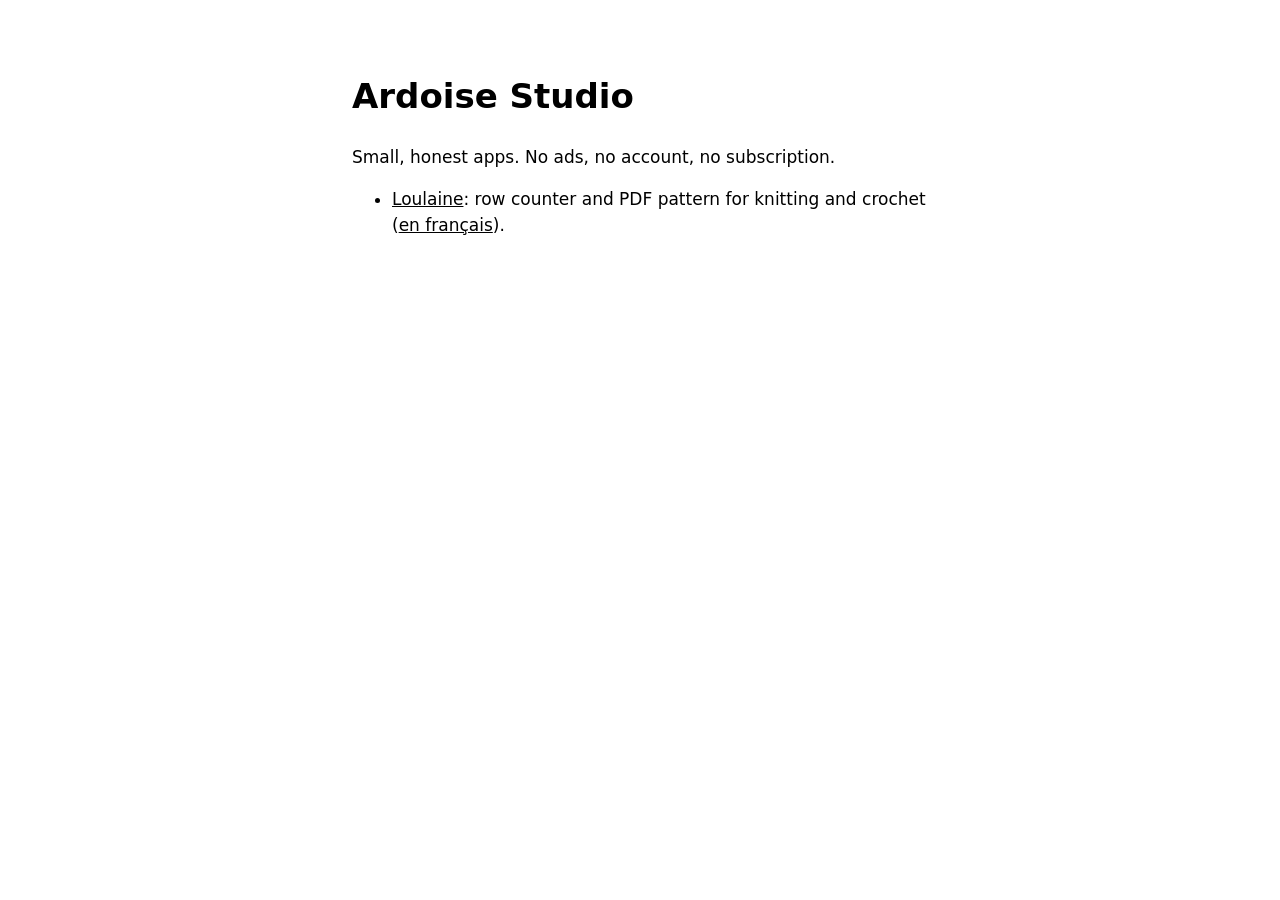
<file: index.html>
<!doctype html>
<html lang="en">
<head>
<meta charset="utf-8">
<meta name="viewport" content="width=device-width, initial-scale=1">
<title>Ardoise Studio</title>
<meta name="description" content="Small, honest apps by Ardoise Studio.">
<style>
  :root { color-scheme: light dark; }
  body { font: 17px/1.5 -apple-system, system-ui, sans-serif; max-width: 36rem; margin: 0 auto; padding: 3rem 1rem; }
  a { color: inherit; }
</style>
</head>
<body>
<h1>Ardoise Studio</h1>
<p>Small, honest apps. No ads, no account, no subscription.</p>
<ul>
  <li><a href="loulaine/">Loulaine</a>: row counter and PDF pattern for knitting and crochet (<a href="loulaine/fr/">en français</a>).</li>
</ul>
</body>
</html>
</file>
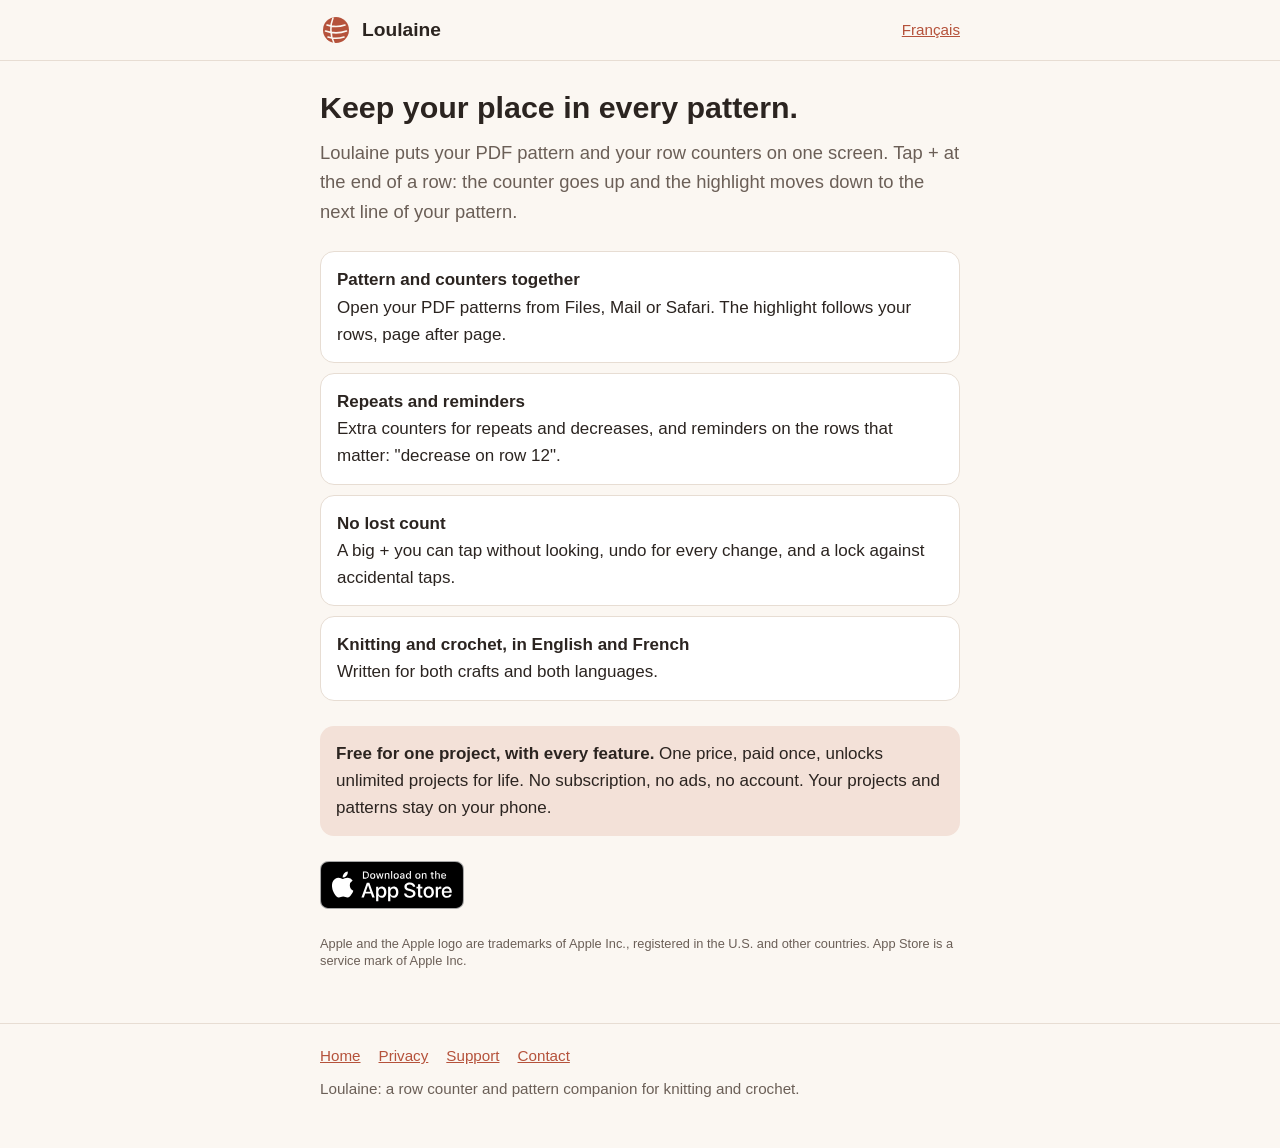
<file: loulaine/index.html>
<!doctype html>
<html lang="en">
<head>
<meta charset="utf-8">
<meta name="viewport" content="width=device-width, initial-scale=1">
<title>Loulaine: row counter &amp; PDF pattern for knitting and crochet</title>
<meta name="description" content="Your PDF pattern and your row counters on one screen. Paid once, no subscription, no ads, no account.">
<link rel="canonical" href="https://ardoise-studio.github.io/loulaine/">
<link rel="alternate" hreflang="en" href="https://ardoise-studio.github.io/loulaine/">
<link rel="alternate" hreflang="fr" href="https://ardoise-studio.github.io/loulaine/fr/">
<link rel="alternate" hreflang="x-default" href="https://ardoise-studio.github.io/loulaine/">
<link rel="stylesheet" href="style.css">
</head>
<body>
<header class="site"><div class="wrap">
<a class="brand" href=""><svg viewBox="0 0 32 32" aria-hidden="true"><circle cx="16" cy="16" r="13" fill="var(--accent)"/><path d="M7 11c6 2 12 2 18 0M5.5 17c7 2.5 14 2.5 21 0M8 23c5 1.6 11 1.6 16 0M13 4c-3 7-3 17 1 25" fill="none" stroke="var(--bg)" stroke-width="1.6" stroke-linecap="round"/></svg><span>Loulaine</span></a>
<a class="lang" href="fr/" hreflang="fr" lang="fr">Français</a>
</div></header>
<main><div class="wrap">
<h1>Keep your place in every pattern.</h1>
<p class="lead">Loulaine puts your PDF pattern and your row counters on one screen. Tap + at the end of a row: the
counter goes up and the highlight moves down to the next line of your pattern.</p>
<ul class="features">
<li><strong>Pattern and counters together</strong>Open your PDF patterns from Files, Mail or Safari. The highlight follows your rows, page after page.</li>
<li><strong>Repeats and reminders</strong>Extra counters for repeats and decreases, and reminders on the rows that matter: "decrease on row 12".</li>
<li><strong>No lost count</strong>A big + you can tap without looking, undo for every change, and a lock against accidental taps.</li>
<li><strong>Knitting and crochet, in English and French</strong>Written for both crafts and both languages.</li>
</ul>
<p class="price"><strong>Free for one project, with every feature.</strong> One price, paid once, unlocks unlimited
projects for life. No subscription, no ads, no account. Your projects and patterns stay on your phone.</p>
<div class="badges"><a class="store" href="https://apps.apple.com/app/id6832456726"><img src="img/app-store-en.svg" width="144" height="48" alt="Download on the App Store"></a></div>
<p class="legal">Apple and the Apple logo are trademarks of Apple Inc., registered in the U.S. and other countries. App Store is a service mark of Apple Inc.</p>

</div></main>
<footer class="site"><div class="wrap">
<nav><a href="">Home</a><a href="privacy/">Privacy</a><a href="support/">Support</a><a href="mailto:hello.ardoisestudio+loulaine@gmail.com">Contact</a></nav>
<p>Loulaine: a row counter and pattern companion for knitting and crochet.</p>
</div></footer>
</body>
</html>
</file>
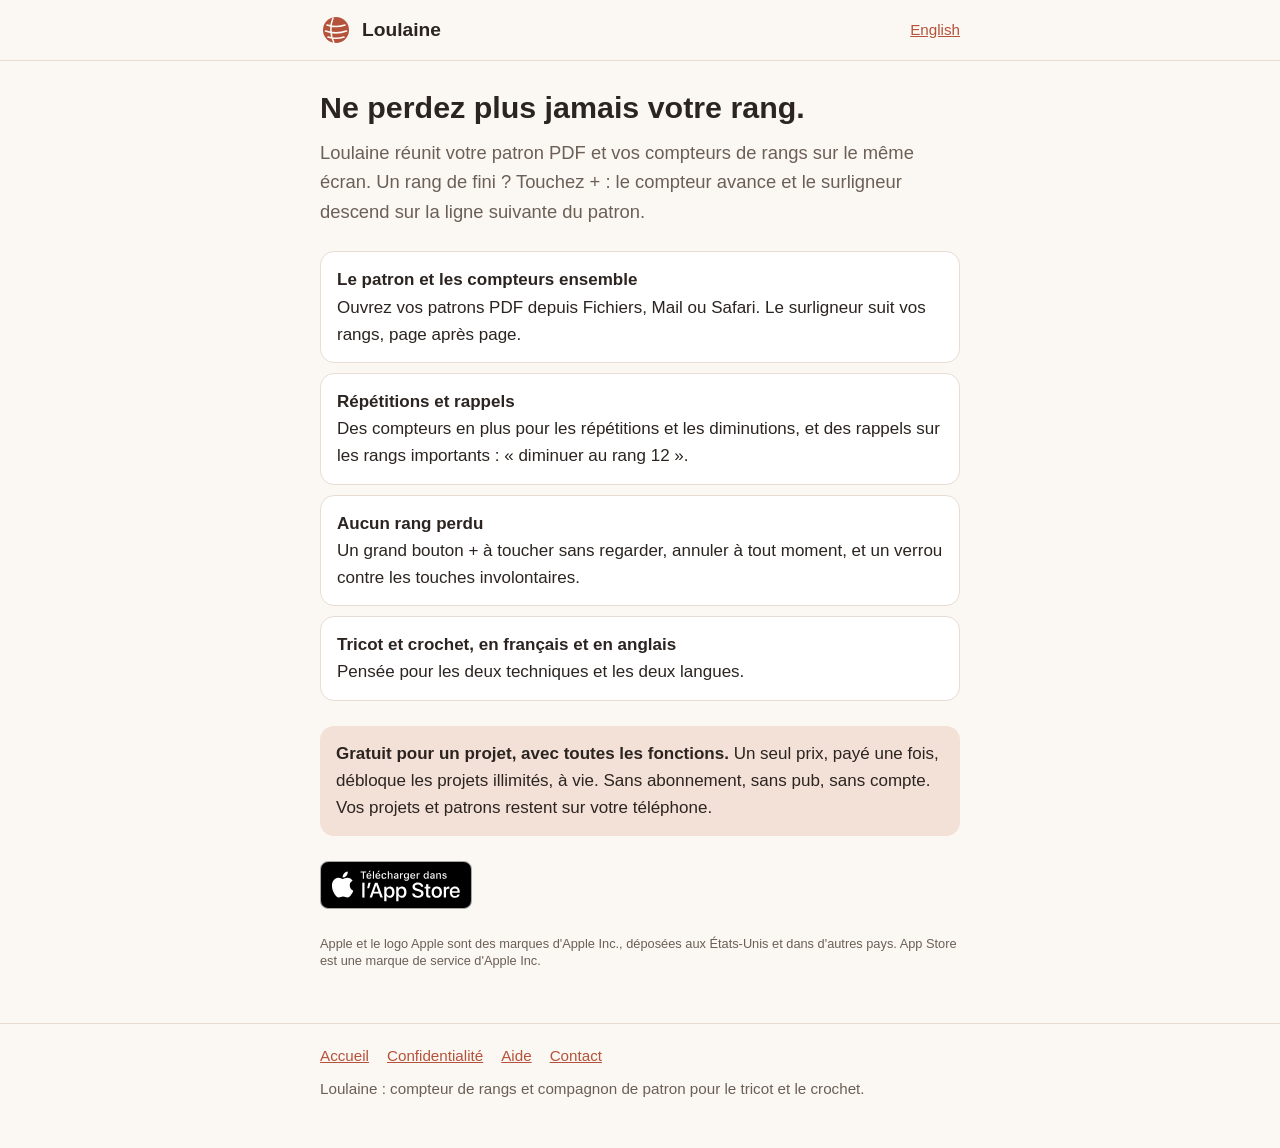
<file: loulaine/fr/index.html>
<!doctype html>
<html lang="fr">
<head>
<meta charset="utf-8">
<meta name="viewport" content="width=device-width, initial-scale=1">
<title>Loulaine : compteur de rangs et patron PDF pour le tricot et le crochet</title>
<meta name="description" content="Votre patron PDF et vos compteurs de rangs sur le même écran. Payé une fois, sans abonnement, sans pub, sans compte.">
<link rel="canonical" href="https://ardoise-studio.github.io/loulaine/fr/">
<link rel="alternate" hreflang="en" href="https://ardoise-studio.github.io/loulaine/">
<link rel="alternate" hreflang="fr" href="https://ardoise-studio.github.io/loulaine/fr/">
<link rel="alternate" hreflang="x-default" href="https://ardoise-studio.github.io/loulaine/">
<link rel="stylesheet" href="../style.css">
</head>
<body>
<header class="site"><div class="wrap">
<a class="brand" href="../fr/"><svg viewBox="0 0 32 32" aria-hidden="true"><circle cx="16" cy="16" r="13" fill="var(--accent)"/><path d="M7 11c6 2 12 2 18 0M5.5 17c7 2.5 14 2.5 21 0M8 23c5 1.6 11 1.6 16 0M13 4c-3 7-3 17 1 25" fill="none" stroke="var(--bg)" stroke-width="1.6" stroke-linecap="round"/></svg><span>Loulaine</span></a>
<a class="lang" href="../" hreflang="en" lang="en">English</a>
</div></header>
<main><div class="wrap">
<h1>Ne perdez plus jamais votre rang.</h1>
<p class="lead">Loulaine réunit votre patron PDF et vos compteurs de rangs sur le même écran. Un rang de fini ? Touchez + :
le compteur avance et le surligneur descend sur la ligne suivante du patron.</p>
<ul class="features">
<li><strong>Le patron et les compteurs ensemble</strong>Ouvrez vos patrons PDF depuis Fichiers, Mail ou Safari. Le surligneur suit vos rangs, page après page.</li>
<li><strong>Répétitions et rappels</strong>Des compteurs en plus pour les répétitions et les diminutions, et des rappels sur les rangs importants : « diminuer au rang 12 ».</li>
<li><strong>Aucun rang perdu</strong>Un grand bouton + à toucher sans regarder, annuler à tout moment, et un verrou contre les touches involontaires.</li>
<li><strong>Tricot et crochet, en français et en anglais</strong>Pensée pour les deux techniques et les deux langues.</li>
</ul>
<p class="price"><strong>Gratuit pour un projet, avec toutes les fonctions.</strong> Un seul prix, payé une fois, débloque
les projets illimités, à vie. Sans abonnement, sans pub, sans compte. Vos projets et patrons restent sur votre téléphone.</p>
<div class="badges"><a class="store" href="https://apps.apple.com/app/id6832456726"><img src="../img/app-store-fr.svg" width="152" height="48" alt="Télécharger dans l'App Store"></a></div>
<p class="legal">Apple et le logo Apple sont des marques d'Apple Inc., déposées aux États-Unis et dans d'autres pays. App Store est une marque de service d'Apple Inc.</p>

</div></main>
<footer class="site"><div class="wrap">
<nav><a href="../fr/">Accueil</a><a href="../fr/privacy/">Confidentialité</a><a href="../fr/support/">Aide</a><a href="mailto:hello.ardoisestudio+loulaine@gmail.com">Contact</a></nav>
<p>Loulaine : compteur de rangs et compagnon de patron pour le tricot et le crochet.</p>
</div></footer>
</body>
</html>
</file>
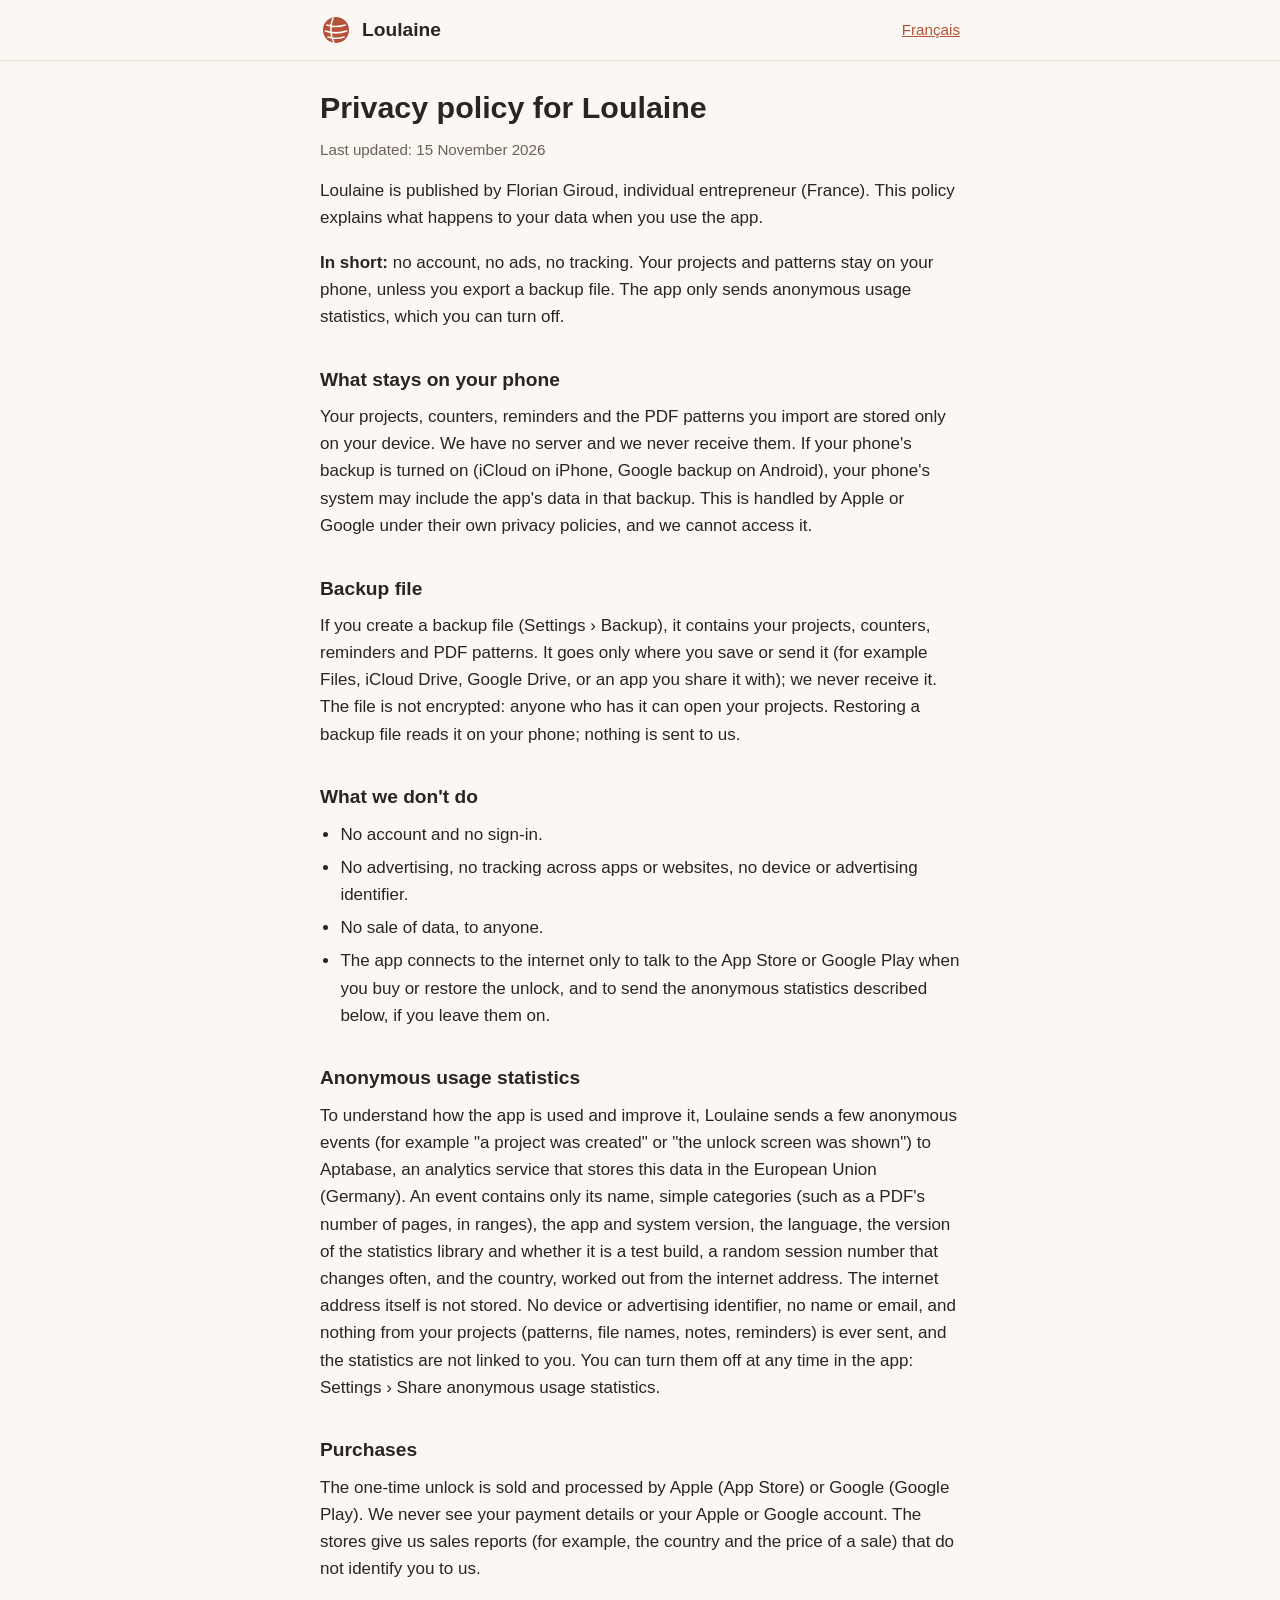
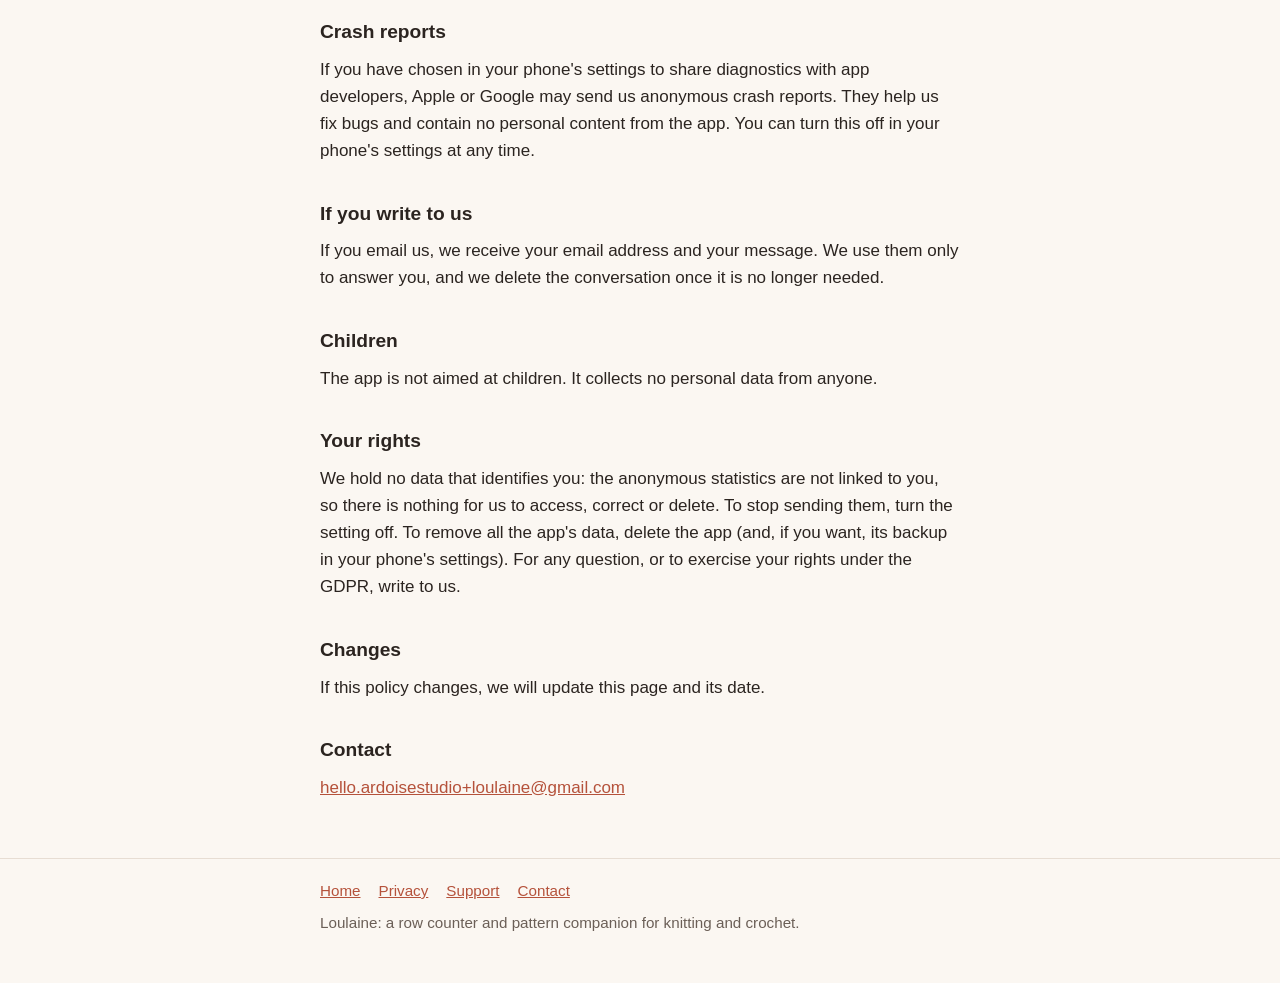
<file: loulaine/privacy/index.html>
<!doctype html>
<html lang="en">
<head>
<meta charset="utf-8">
<meta name="viewport" content="width=device-width, initial-scale=1">
<title>Loulaine privacy policy</title>
<meta name="description" content="No account, no ads, no tracking: what happens to your data in Loulaine.">
<link rel="canonical" href="https://ardoise-studio.github.io/loulaine/privacy/">
<link rel="alternate" hreflang="en" href="https://ardoise-studio.github.io/loulaine/privacy/">
<link rel="alternate" hreflang="fr" href="https://ardoise-studio.github.io/loulaine/fr/privacy/">
<link rel="alternate" hreflang="x-default" href="https://ardoise-studio.github.io/loulaine/privacy/">
<link rel="stylesheet" href="../style.css">
</head>
<body>
<header class="site"><div class="wrap">
<a class="brand" href="../"><svg viewBox="0 0 32 32" aria-hidden="true"><circle cx="16" cy="16" r="13" fill="var(--accent)"/><path d="M7 11c6 2 12 2 18 0M5.5 17c7 2.5 14 2.5 21 0M8 23c5 1.6 11 1.6 16 0M13 4c-3 7-3 17 1 25" fill="none" stroke="var(--bg)" stroke-width="1.6" stroke-linecap="round"/></svg><span>Loulaine</span></a>
<a class="lang" href="../fr/privacy/" hreflang="fr" lang="fr">Français</a>
</div></header>
<main><div class="wrap">
<h1>Privacy policy for Loulaine</h1>
<p class="meta">Last updated: 15 November 2026</p>
<p>Loulaine is published by Florian Giroud, individual entrepreneur (France). This policy explains what happens to your data when you use the app.</p>
<p><strong>In short:</strong> no account, no ads, no tracking. Your projects and patterns stay on your phone, unless you export a backup file. The app only sends anonymous usage statistics, which you can turn off.</p>
<h2>What stays on your phone</h2>
<p>Your projects, counters, reminders and the PDF patterns you import are stored only on your device. We have no server and we never receive them. If your phone's backup is turned on (iCloud on iPhone, Google backup on Android), your phone's system may include the app's data in that backup. This is handled by Apple or Google under their own privacy policies, and we cannot access it.</p>
<h2>Backup file</h2>
<p>If you create a backup file (Settings › Backup), it contains your projects, counters, reminders and PDF patterns. It goes only where you save or send it (for example Files, iCloud Drive, Google Drive, or an app you share it with); we never receive it. The file is not encrypted: anyone who has it can open your projects. Restoring a backup file reads it on your phone; nothing is sent to us.</p>
<h2>What we don't do</h2>
<ul><li>No account and no sign-in.</li><li>No advertising, no tracking across apps or websites, no device or advertising identifier.</li><li>No sale of data, to anyone.</li><li>The app connects to the internet only to talk to the App Store or Google Play when you buy or restore the unlock, and to send the anonymous statistics described below, if you leave them on.</li></ul>
<h2>Anonymous usage statistics</h2>
<p>To understand how the app is used and improve it, Loulaine sends a few anonymous events (for example "a project was created" or "the unlock screen was shown") to Aptabase, an analytics service that stores this data in the European Union (Germany). An event contains only its name, simple categories (such as a PDF's number of pages, in ranges), the app and system version, the language, the version of the statistics library and whether it is a test build, a random session number that changes often, and the country, worked out from the internet address. The internet address itself is not stored. No device or advertising identifier, no name or email, and nothing from your projects (patterns, file names, notes, reminders) is ever sent, and the statistics are not linked to you. You can turn them off at any time in the app: Settings › Share anonymous usage statistics.</p>
<h2>Purchases</h2>
<p>The one-time unlock is sold and processed by Apple (App Store) or Google (Google Play). We never see your payment details or your Apple or Google account. The stores give us sales reports (for example, the country and the price of a sale) that do not identify you to us.</p>
<h2>Crash reports</h2>
<p>If you have chosen in your phone's settings to share diagnostics with app developers, Apple or Google may send us anonymous crash reports. They help us fix bugs and contain no personal content from the app. You can turn this off in your phone's settings at any time.</p>
<h2>If you write to us</h2>
<p>If you email us, we receive your email address and your message. We use them only to answer you, and we delete the conversation once it is no longer needed.</p>
<h2>Children</h2>
<p>The app is not aimed at children. It collects no personal data from anyone.</p>
<h2>Your rights</h2>
<p>We hold no data that identifies you: the anonymous statistics are not linked to you, so there is nothing for us to access, correct or delete. To stop sending them, turn the setting off. To remove all the app's data, delete the app (and, if you want, its backup in your phone's settings). For any question, or to exercise your rights under the GDPR, write to us.</p>
<h2>Changes</h2>
<p>If this policy changes, we will update this page and its date.</p>
<h2>Contact</h2>
<p><a class="email" href="mailto:hello.ardoisestudio+loulaine@gmail.com">hello.ardoisestudio+loulaine@gmail.com</a></p>
</div></main>
<footer class="site"><div class="wrap">
<nav><a href="../">Home</a><a href="../privacy/">Privacy</a><a href="../support/">Support</a><a href="mailto:hello.ardoisestudio+loulaine@gmail.com">Contact</a></nav>
<p>Loulaine: a row counter and pattern companion for knitting and crochet.</p>
</div></footer>
</body>
</html>
</file>
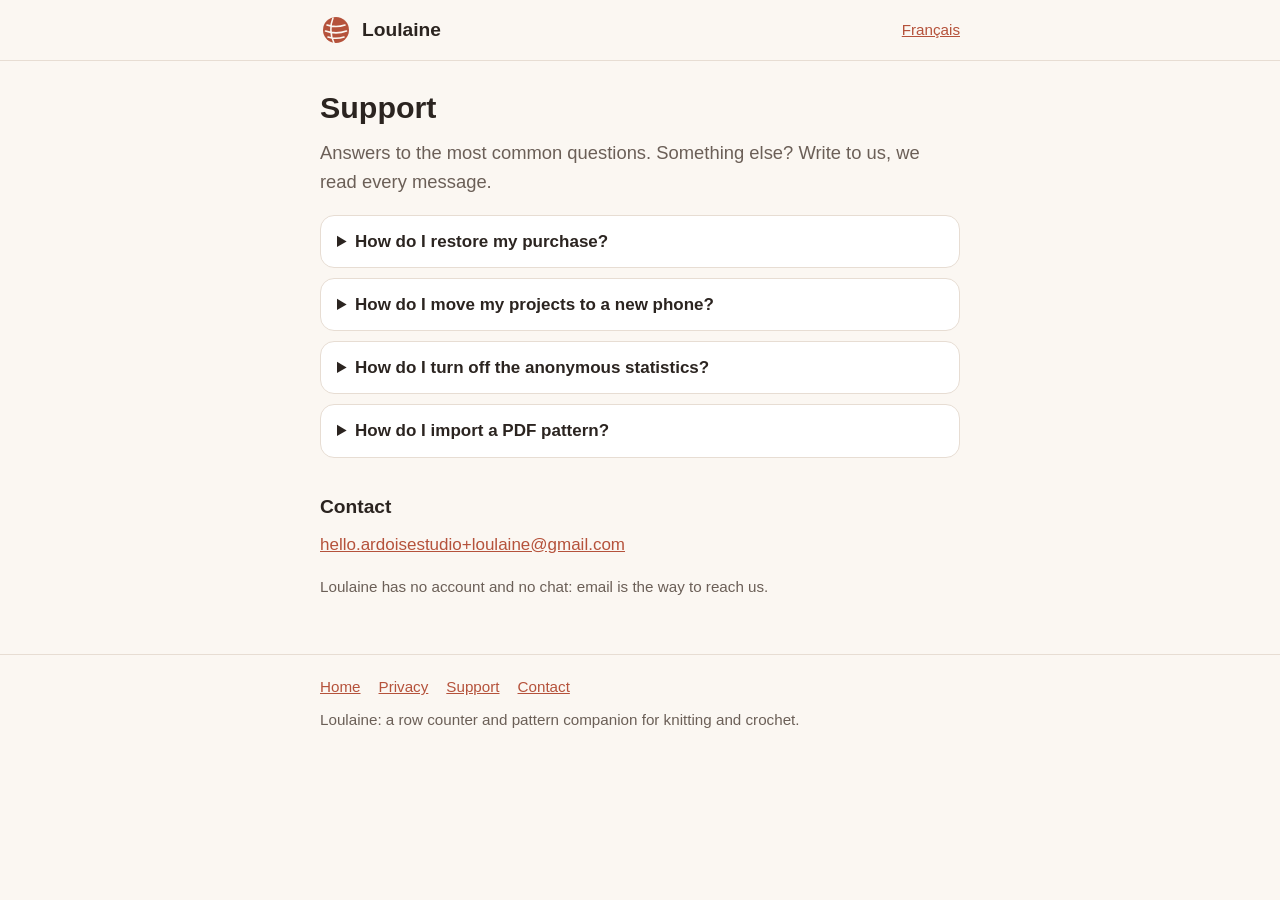
<file: loulaine/support/index.html>
<!doctype html>
<html lang="en">
<head>
<meta charset="utf-8">
<meta name="viewport" content="width=device-width, initial-scale=1">
<title>Loulaine support</title>
<meta name="description" content="Help with Loulaine: restore a purchase, move to a new phone, statistics, importing a PDF.">
<link rel="canonical" href="https://ardoise-studio.github.io/loulaine/support/">
<link rel="alternate" hreflang="en" href="https://ardoise-studio.github.io/loulaine/support/">
<link rel="alternate" hreflang="fr" href="https://ardoise-studio.github.io/loulaine/fr/support/">
<link rel="alternate" hreflang="x-default" href="https://ardoise-studio.github.io/loulaine/support/">
<link rel="stylesheet" href="../style.css">
</head>
<body>
<header class="site"><div class="wrap">
<a class="brand" href="../"><svg viewBox="0 0 32 32" aria-hidden="true"><circle cx="16" cy="16" r="13" fill="var(--accent)"/><path d="M7 11c6 2 12 2 18 0M5.5 17c7 2.5 14 2.5 21 0M8 23c5 1.6 11 1.6 16 0M13 4c-3 7-3 17 1 25" fill="none" stroke="var(--bg)" stroke-width="1.6" stroke-linecap="round"/></svg><span>Loulaine</span></a>
<a class="lang" href="../fr/support/" hreflang="fr" lang="fr">Français</a>
</div></header>
<main><div class="wrap">
<h1>Support</h1>
<p class="lead">Answers to the most common questions. Something else? Write to us, we read every message.</p>
<details>
<summary>How do I restore my purchase?</summary>
<p>Open Loulaine, go to <strong>Settings › Restore purchase</strong> (the button is also on the unlock screen). Use the same Apple ID, or the same Google account, as for the purchase. You paid once: restoring is always free.</p>
</details>
<details>
<summary>How do I move my projects to a new phone?</summary>
<p><strong>Your purchase</strong> comes back with Restore purchase (see above).</p><p><strong>Your projects and patterns</strong> are stored on your phone only, never on our servers. On iPhone, they move with your phone backup: when you set up the new iPhone from an iCloud or computer backup of the old one, Loulaine finds your projects again. If you set up the new phone as new, they stay on the old one.</p>
</details>
<details>
<summary>How do I turn off the anonymous statistics?</summary>
<p>Go to <strong>Settings › Share anonymous usage statistics</strong> and turn it off. Loulaine then stops sending them at once. These statistics never contain your patterns, file names or anything that identifies you: see the <a href="../privacy/">privacy policy</a>.</p>
</details>
<details>
<summary>How do I import a PDF pattern?</summary>
<p>Tap <strong>New project</strong>, then <strong>Choose a PDF</strong> and pick it in Files (iCloud Drive and other storage apps appear there too). From Safari, Mail or Files, you can also tap <strong>Share</strong> on a PDF and choose Loulaine.</p><p>Loulaine keeps its own copy, so moving or deleting the original does not affect your project. Password-protected PDFs cannot be opened.</p>
</details>
<h2>Contact</h2>
<p><a class="email" href="mailto:hello.ardoisestudio+loulaine@gmail.com">hello.ardoisestudio+loulaine@gmail.com</a></p>
<p class="meta">Loulaine has no account and no chat: email is the way to reach us.</p>
</div></main>
<footer class="site"><div class="wrap">
<nav><a href="../">Home</a><a href="../privacy/">Privacy</a><a href="../support/">Support</a><a href="mailto:hello.ardoisestudio+loulaine@gmail.com">Contact</a></nav>
<p>Loulaine: a row counter and pattern companion for knitting and crochet.</p>
</div></footer>
</body>
</html>
</file>
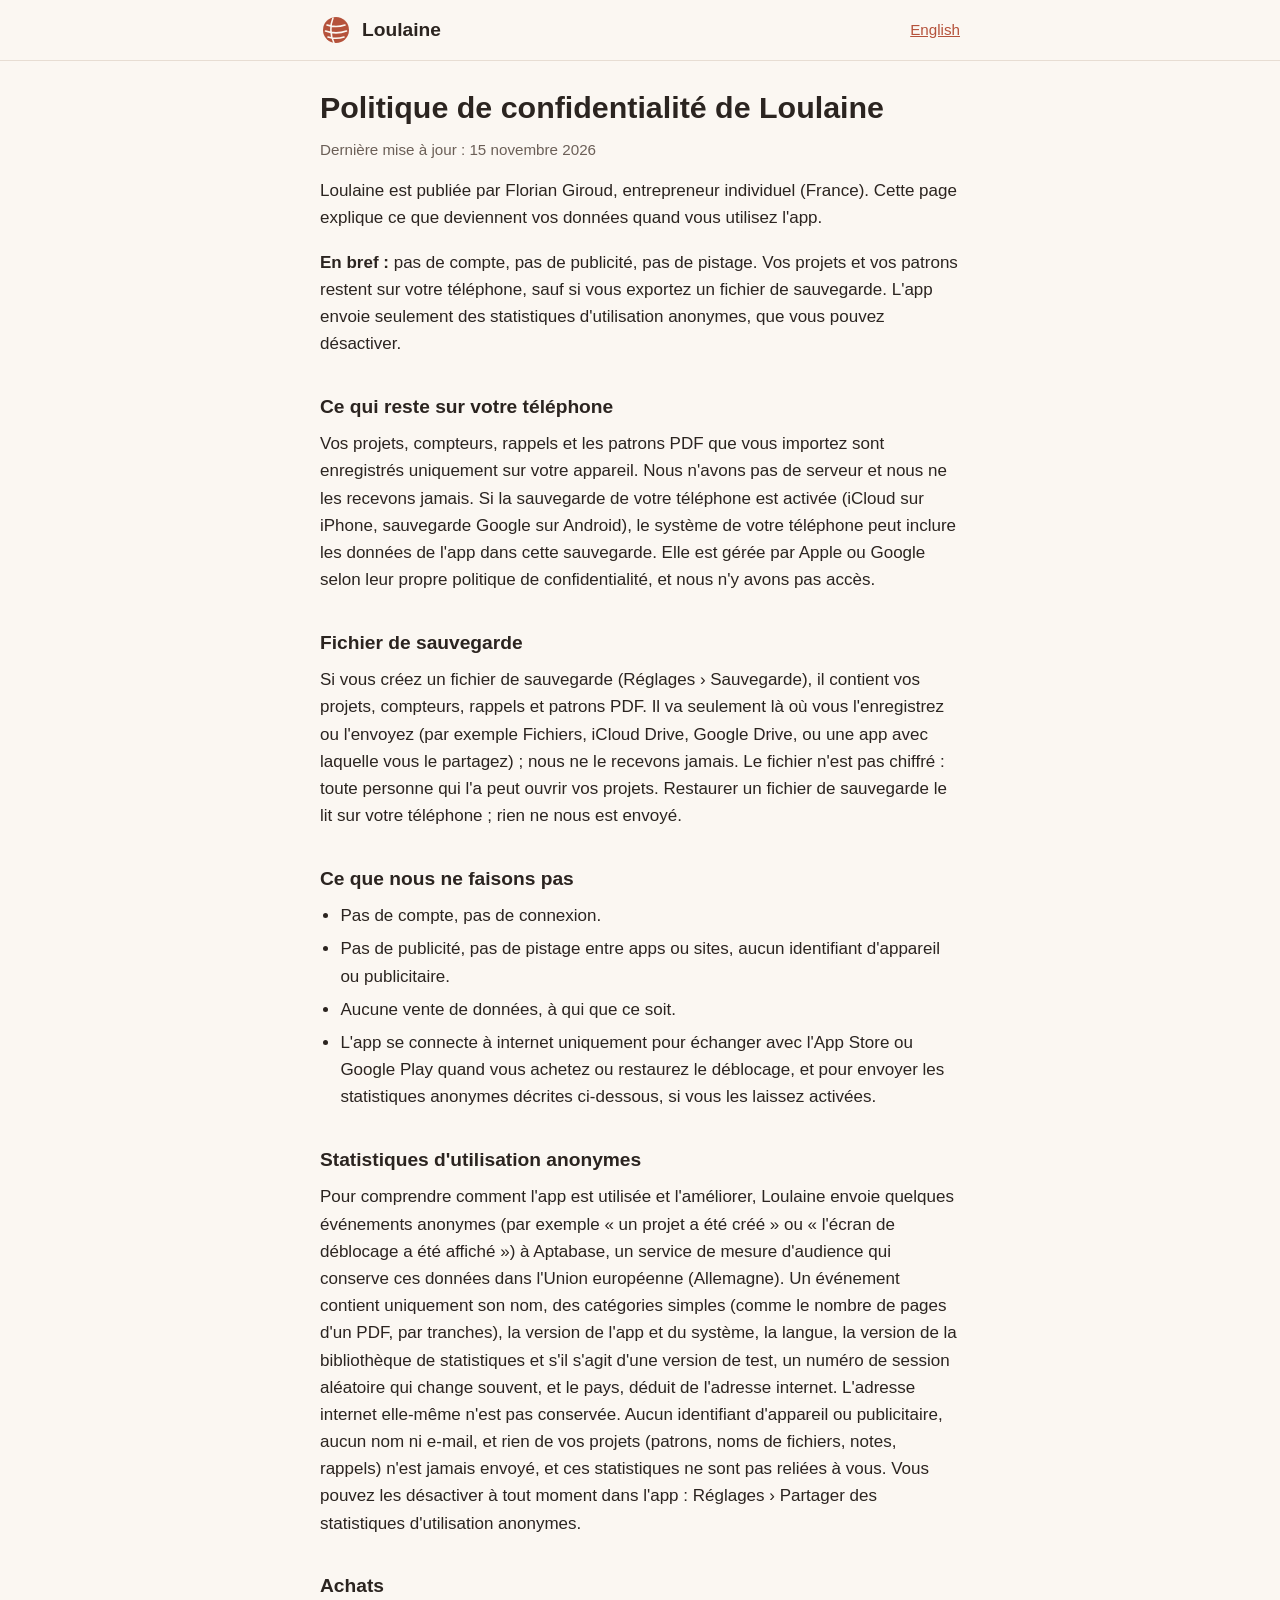
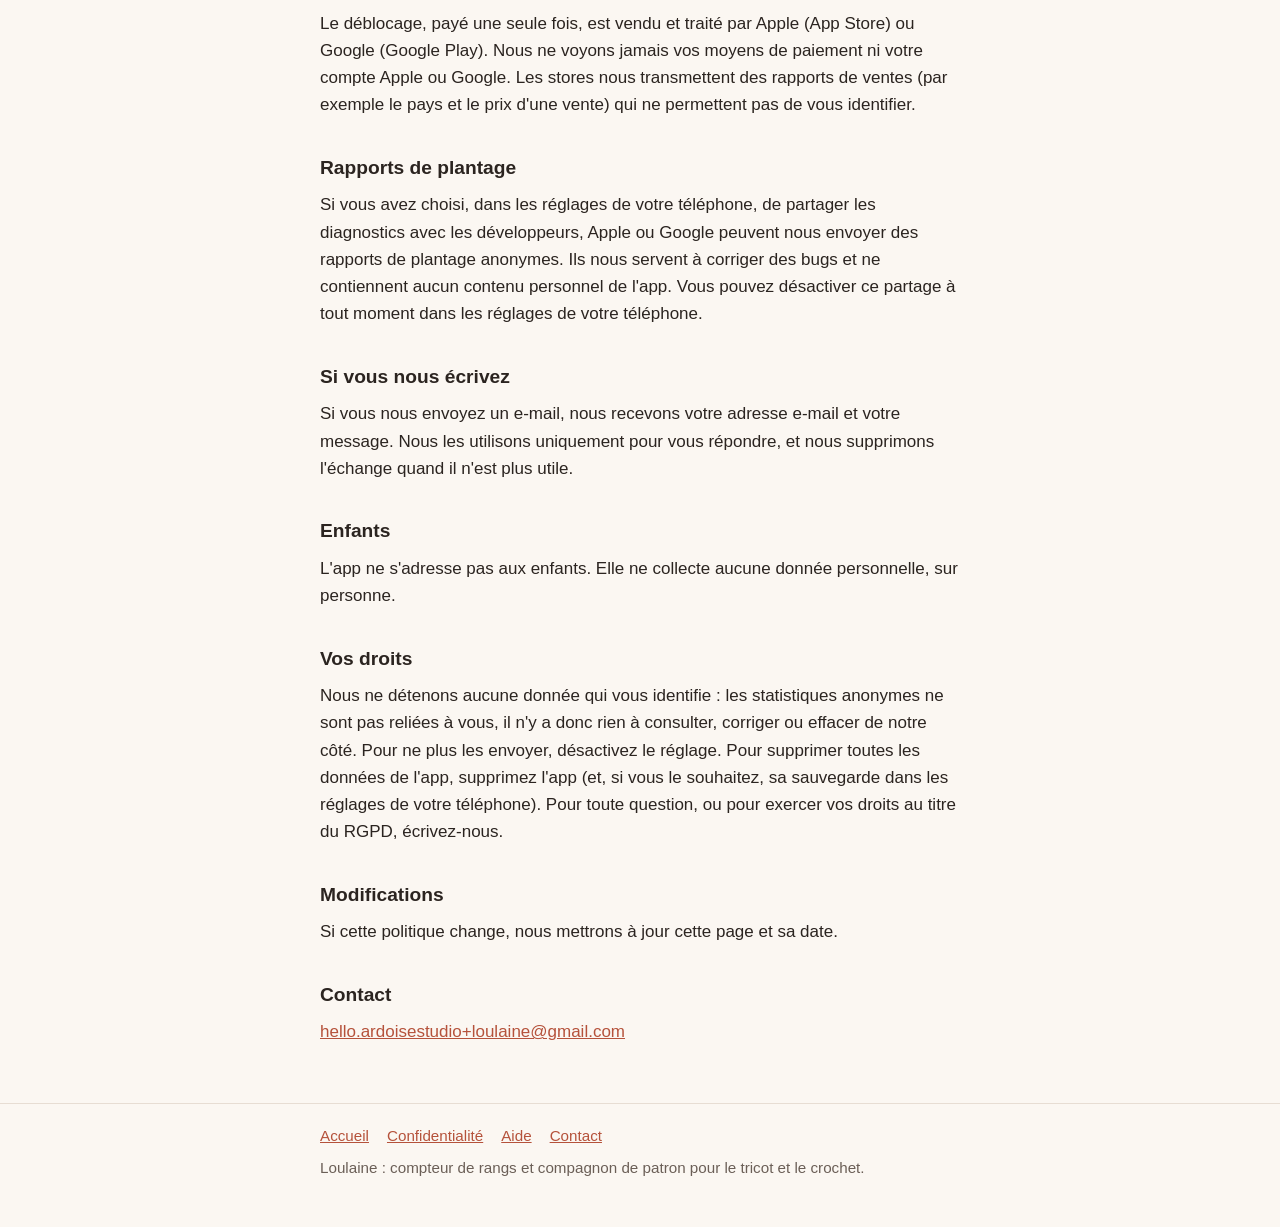
<file: loulaine/fr/privacy/index.html>
<!doctype html>
<html lang="fr">
<head>
<meta charset="utf-8">
<meta name="viewport" content="width=device-width, initial-scale=1">
<title>Politique de confidentialité de Loulaine</title>
<meta name="description" content="Pas de compte, pas de pub, pas de pistage : ce que deviennent vos données dans Loulaine.">
<link rel="canonical" href="https://ardoise-studio.github.io/loulaine/fr/privacy/">
<link rel="alternate" hreflang="en" href="https://ardoise-studio.github.io/loulaine/privacy/">
<link rel="alternate" hreflang="fr" href="https://ardoise-studio.github.io/loulaine/fr/privacy/">
<link rel="alternate" hreflang="x-default" href="https://ardoise-studio.github.io/loulaine/privacy/">
<link rel="stylesheet" href="../../style.css">
</head>
<body>
<header class="site"><div class="wrap">
<a class="brand" href="../../fr/"><svg viewBox="0 0 32 32" aria-hidden="true"><circle cx="16" cy="16" r="13" fill="var(--accent)"/><path d="M7 11c6 2 12 2 18 0M5.5 17c7 2.5 14 2.5 21 0M8 23c5 1.6 11 1.6 16 0M13 4c-3 7-3 17 1 25" fill="none" stroke="var(--bg)" stroke-width="1.6" stroke-linecap="round"/></svg><span>Loulaine</span></a>
<a class="lang" href="../../privacy/" hreflang="en" lang="en">English</a>
</div></header>
<main><div class="wrap">
<h1>Politique de confidentialité de Loulaine</h1>
<p class="meta">Dernière mise à jour : 15 novembre 2026</p>
<p>Loulaine est publiée par Florian Giroud, entrepreneur individuel (France). Cette page explique ce que deviennent vos données quand vous utilisez l'app.</p>
<p><strong>En bref :</strong> pas de compte, pas de publicité, pas de pistage. Vos projets et vos patrons restent sur votre téléphone, sauf si vous exportez un fichier de sauvegarde. L'app envoie seulement des statistiques d'utilisation anonymes, que vous pouvez désactiver.</p>
<h2>Ce qui reste sur votre téléphone</h2>
<p>Vos projets, compteurs, rappels et les patrons PDF que vous importez sont enregistrés uniquement sur votre appareil. Nous n'avons pas de serveur et nous ne les recevons jamais. Si la sauvegarde de votre téléphone est activée (iCloud sur iPhone, sauvegarde Google sur Android), le système de votre téléphone peut inclure les données de l'app dans cette sauvegarde. Elle est gérée par Apple ou Google selon leur propre politique de confidentialité, et nous n'y avons pas accès.</p>
<h2>Fichier de sauvegarde</h2>
<p>Si vous créez un fichier de sauvegarde (Réglages › Sauvegarde), il contient vos projets, compteurs, rappels et patrons PDF. Il va seulement là où vous l'enregistrez ou l'envoyez (par exemple Fichiers, iCloud Drive, Google Drive, ou une app avec laquelle vous le partagez) ; nous ne le recevons jamais. Le fichier n'est pas chiffré : toute personne qui l'a peut ouvrir vos projets. Restaurer un fichier de sauvegarde le lit sur votre téléphone ; rien ne nous est envoyé.</p>
<h2>Ce que nous ne faisons pas</h2>
<ul><li>Pas de compte, pas de connexion.</li><li>Pas de publicité, pas de pistage entre apps ou sites, aucun identifiant d'appareil ou publicitaire.</li><li>Aucune vente de données, à qui que ce soit.</li><li>L'app se connecte à internet uniquement pour échanger avec l'App Store ou Google Play quand vous achetez ou restaurez le déblocage, et pour envoyer les statistiques anonymes décrites ci-dessous, si vous les laissez activées.</li></ul>
<h2>Statistiques d'utilisation anonymes</h2>
<p>Pour comprendre comment l'app est utilisée et l'améliorer, Loulaine envoie quelques événements anonymes (par exemple « un projet a été créé » ou « l'écran de déblocage a été affiché ») à Aptabase, un service de mesure d'audience qui conserve ces données dans l'Union européenne (Allemagne). Un événement contient uniquement son nom, des catégories simples (comme le nombre de pages d'un PDF, par tranches), la version de l'app et du système, la langue, la version de la bibliothèque de statistiques et s'il s'agit d'une version de test, un numéro de session aléatoire qui change souvent, et le pays, déduit de l'adresse internet. L'adresse internet elle-même n'est pas conservée. Aucun identifiant d'appareil ou publicitaire, aucun nom ni e-mail, et rien de vos projets (patrons, noms de fichiers, notes, rappels) n'est jamais envoyé, et ces statistiques ne sont pas reliées à vous. Vous pouvez les désactiver à tout moment dans l'app : Réglages › Partager des statistiques d'utilisation anonymes.</p>
<h2>Achats</h2>
<p>Le déblocage, payé une seule fois, est vendu et traité par Apple (App Store) ou Google (Google Play). Nous ne voyons jamais vos moyens de paiement ni votre compte Apple ou Google. Les stores nous transmettent des rapports de ventes (par exemple le pays et le prix d'une vente) qui ne permettent pas de vous identifier.</p>
<h2>Rapports de plantage</h2>
<p>Si vous avez choisi, dans les réglages de votre téléphone, de partager les diagnostics avec les développeurs, Apple ou Google peuvent nous envoyer des rapports de plantage anonymes. Ils nous servent à corriger des bugs et ne contiennent aucun contenu personnel de l'app. Vous pouvez désactiver ce partage à tout moment dans les réglages de votre téléphone.</p>
<h2>Si vous nous écrivez</h2>
<p>Si vous nous envoyez un e-mail, nous recevons votre adresse e-mail et votre message. Nous les utilisons uniquement pour vous répondre, et nous supprimons l'échange quand il n'est plus utile.</p>
<h2>Enfants</h2>
<p>L'app ne s'adresse pas aux enfants. Elle ne collecte aucune donnée personnelle, sur personne.</p>
<h2>Vos droits</h2>
<p>Nous ne détenons aucune donnée qui vous identifie : les statistiques anonymes ne sont pas reliées à vous, il n'y a donc rien à consulter, corriger ou effacer de notre côté. Pour ne plus les envoyer, désactivez le réglage. Pour supprimer toutes les données de l'app, supprimez l'app (et, si vous le souhaitez, sa sauvegarde dans les réglages de votre téléphone). Pour toute question, ou pour exercer vos droits au titre du RGPD, écrivez-nous.</p>
<h2>Modifications</h2>
<p>Si cette politique change, nous mettrons à jour cette page et sa date.</p>
<h2>Contact</h2>
<p><a class="email" href="mailto:hello.ardoisestudio+loulaine@gmail.com">hello.ardoisestudio+loulaine@gmail.com</a></p>
</div></main>
<footer class="site"><div class="wrap">
<nav><a href="../../fr/">Accueil</a><a href="../../fr/privacy/">Confidentialité</a><a href="../../fr/support/">Aide</a><a href="mailto:hello.ardoisestudio+loulaine@gmail.com">Contact</a></nav>
<p>Loulaine : compteur de rangs et compagnon de patron pour le tricot et le crochet.</p>
</div></footer>
</body>
</html>
</file>
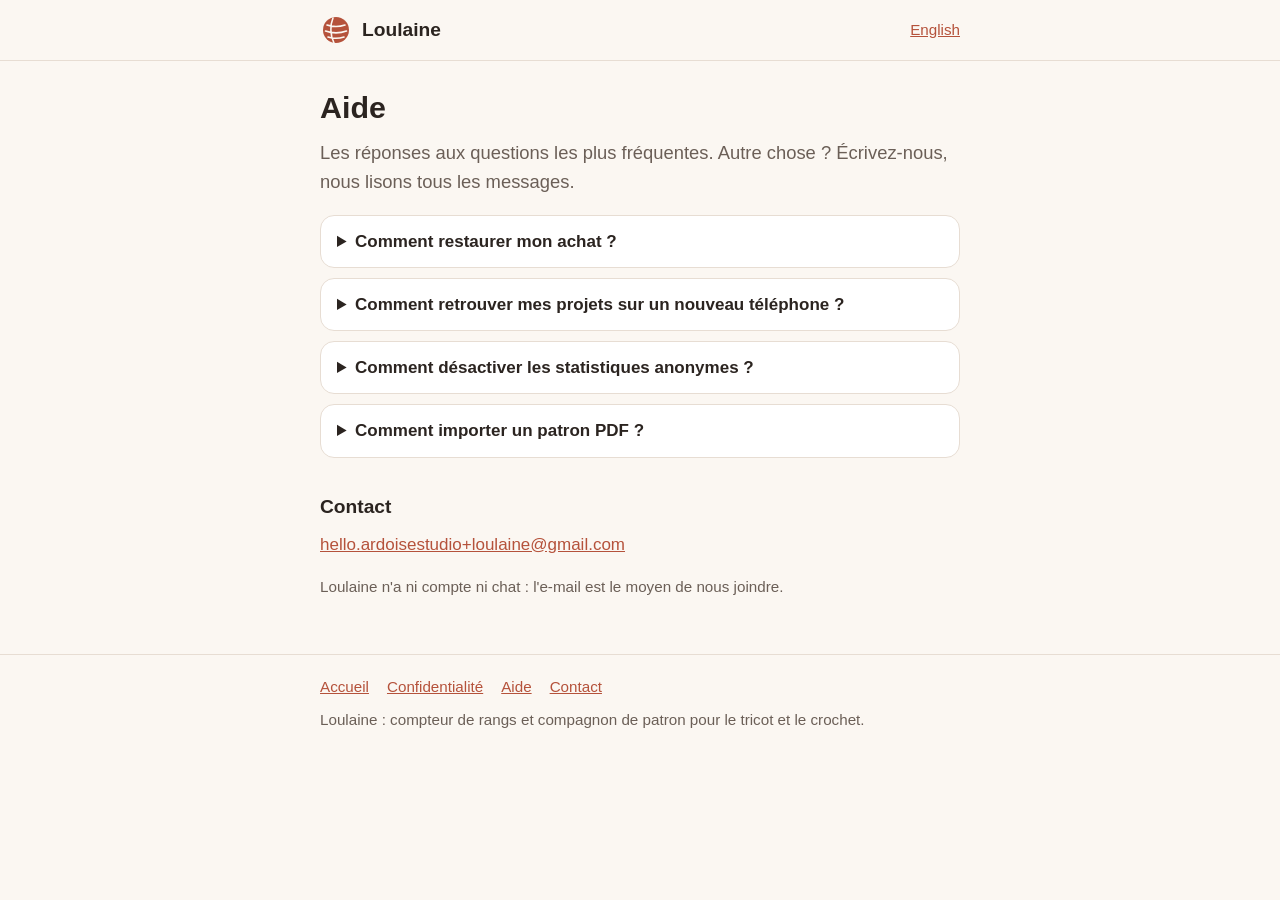
<file: loulaine/fr/support/index.html>
<!doctype html>
<html lang="fr">
<head>
<meta charset="utf-8">
<meta name="viewport" content="width=device-width, initial-scale=1">
<title>Aide Loulaine</title>
<meta name="description" content="Aide pour Loulaine : restaurer un achat, changer de téléphone, statistiques, importer un PDF.">
<link rel="canonical" href="https://ardoise-studio.github.io/loulaine/fr/support/">
<link rel="alternate" hreflang="en" href="https://ardoise-studio.github.io/loulaine/support/">
<link rel="alternate" hreflang="fr" href="https://ardoise-studio.github.io/loulaine/fr/support/">
<link rel="alternate" hreflang="x-default" href="https://ardoise-studio.github.io/loulaine/support/">
<link rel="stylesheet" href="../../style.css">
</head>
<body>
<header class="site"><div class="wrap">
<a class="brand" href="../../fr/"><svg viewBox="0 0 32 32" aria-hidden="true"><circle cx="16" cy="16" r="13" fill="var(--accent)"/><path d="M7 11c6 2 12 2 18 0M5.5 17c7 2.5 14 2.5 21 0M8 23c5 1.6 11 1.6 16 0M13 4c-3 7-3 17 1 25" fill="none" stroke="var(--bg)" stroke-width="1.6" stroke-linecap="round"/></svg><span>Loulaine</span></a>
<a class="lang" href="../../support/" hreflang="en" lang="en">English</a>
</div></header>
<main><div class="wrap">
<h1>Aide</h1>
<p class="lead">Les réponses aux questions les plus fréquentes. Autre chose ? Écrivez-nous, nous lisons tous les messages.</p>
<details>
<summary>Comment restaurer mon achat ?</summary>
<p>Ouvrez Loulaine, allez dans <strong>Réglages › Restaurer l'achat</strong> (le bouton est aussi sur l'écran de déblocage). Utilisez le même identifiant Apple, ou le même compte Google, que pour l'achat. Vous avez payé une fois : la restauration est toujours gratuite.</p>
</details>
<details>
<summary>Comment retrouver mes projets sur un nouveau téléphone ?</summary>
<p><strong>Votre achat</strong> revient avec Restaurer l'achat (voir ci-dessus).</p><p><strong>Vos projets et patrons</strong> sont enregistrés uniquement sur votre téléphone, jamais sur nos serveurs. Sur iPhone, ils suivent la sauvegarde du téléphone : si vous configurez le nouvel iPhone à partir d'une sauvegarde iCloud ou ordinateur de l'ancien, Loulaine retrouve vos projets. Si vous le configurez comme un nouvel appareil, ils restent sur l'ancien.</p>
</details>
<details>
<summary>Comment désactiver les statistiques anonymes ?</summary>
<p>Allez dans <strong>Réglages › Partager des statistiques d'utilisation anonymes</strong> et désactivez-le. Loulaine arrête aussitôt de les envoyer. Ces statistiques ne contiennent jamais vos patrons, noms de fichiers ni rien qui vous identifie : voir la <a href="../privacy/">politique de confidentialité</a>.</p>
</details>
<details>
<summary>Comment importer un patron PDF ?</summary>
<p>Touchez <strong>Nouveau projet</strong>, puis <strong>Choisir un PDF</strong> et sélectionnez-le dans Fichiers (iCloud Drive et les autres apps de stockage y apparaissent aussi). Depuis Safari, Mail ou Fichiers, vous pouvez aussi toucher <strong>Partager</strong> sur un PDF et choisir Loulaine.</p><p>Loulaine garde sa propre copie : déplacer ou supprimer l'original ne change rien à votre projet. Les PDF protégés par un mot de passe ne peuvent pas être ouverts.</p>
</details>
<h2>Contact</h2>
<p><a class="email" href="mailto:hello.ardoisestudio+loulaine@gmail.com">hello.ardoisestudio+loulaine@gmail.com</a></p>
<p class="meta">Loulaine n'a ni compte ni chat : l'e-mail est le moyen de nous joindre.</p>
</div></main>
<footer class="site"><div class="wrap">
<nav><a href="../../fr/">Accueil</a><a href="../../fr/privacy/">Confidentialité</a><a href="../../fr/support/">Aide</a><a href="mailto:hello.ardoisestudio+loulaine@gmail.com">Contact</a></nav>
<p>Loulaine : compteur de rangs et compagnon de patron pour le tricot et le crochet.</p>
</div></footer>
</body>
</html>
</file>
<file: loulaine/style.css>
/* Loulaine — one small stylesheet, no external fonts, no trackers. */
:root {
  --bg: #fbf7f2;
  --surface: #ffffff;
  --text: #2b2420;
  --muted: #6b5f57;
  --accent: #b5523b;
  --accent-soft: #f3e1d8;
  --line: #e7ddd3;
  color-scheme: light dark;
}
@media (prefers-color-scheme: dark) {
  :root {
    --bg: #1d1916;
    --surface: #26211d;
    --text: #f2ebe4;
    --muted: #b9aca1;
    --accent: #e58a6f;
    --accent-soft: #3a2a23;
    --line: #3a322c;
  }
}
* { box-sizing: border-box; }
html { -webkit-text-size-adjust: 100%; }
body {
  margin: 0;
  background: var(--bg);
  color: var(--text);
  font: 17px/1.6 -apple-system, BlinkMacSystemFont, "Segoe UI", Roboto, "Helvetica Neue", Arial, sans-serif;
}
.wrap { max-width: 42rem; margin: 0 auto; padding: 0 16px; }
header.site { border-bottom: 1px solid var(--line); }
header.site .wrap { display: flex; align-items: center; justify-content: space-between; gap: 12px; padding-top: 14px; padding-bottom: 14px; }
.brand { display: flex; align-items: center; gap: 10px; color: var(--text); text-decoration: none; font-weight: 700; font-size: 1.2rem; }
.brand svg { width: 32px; height: 32px; flex: none; }
.lang { font-size: .95rem; color: var(--accent); }
main { padding: 28px 0 40px; }
h1 { font-size: 1.9rem; line-height: 1.2; margin: 0 0 .4em; }
h2 { font-size: 1.2rem; margin: 1.8em 0 .4em; }
p, ul { margin: 0 0 1em; }
ul { padding-left: 1.2em; }
li { margin-bottom: .35em; }
a { color: var(--accent); }
.lead { font-size: 1.15rem; color: var(--muted); }
.features { list-style: none; padding: 0; margin: 1.5em 0; }
.features li { background: var(--surface); border: 1px solid var(--line); border-radius: 14px; padding: 14px 16px; margin-bottom: 10px; }
.features strong { display: block; }
.badges { display: flex; flex-wrap: wrap; gap: 10px; margin: 1.5em 0; }
/* Apple badge rules: official artwork unmodified, height >= 40 px, clear space >= 1/4 of its height (12 px). */
.store { display: inline-block; padding: 12px; margin: -12px; line-height: 0; }
.store img { display: block; height: 48px; width: auto; }
.legal { color: var(--muted); font-size: .8rem; line-height: 1.4; }
.price { background: var(--accent-soft); border-radius: 14px; padding: 14px 16px; }
.meta { color: var(--muted); font-size: .95rem; }
details { background: var(--surface); border: 1px solid var(--line); border-radius: 14px; padding: 12px 16px; margin-bottom: 10px; }
summary { cursor: pointer; font-weight: 600; }
details[open] summary { margin-bottom: .5em; }
.email { overflow-wrap: anywhere; }
footer.site { border-top: 1px solid var(--line); padding: 20px 0 32px; font-size: .95rem; color: var(--muted); }
footer.site nav { display: flex; flex-wrap: wrap; gap: 6px 18px; margin-bottom: 8px; }
</file>
